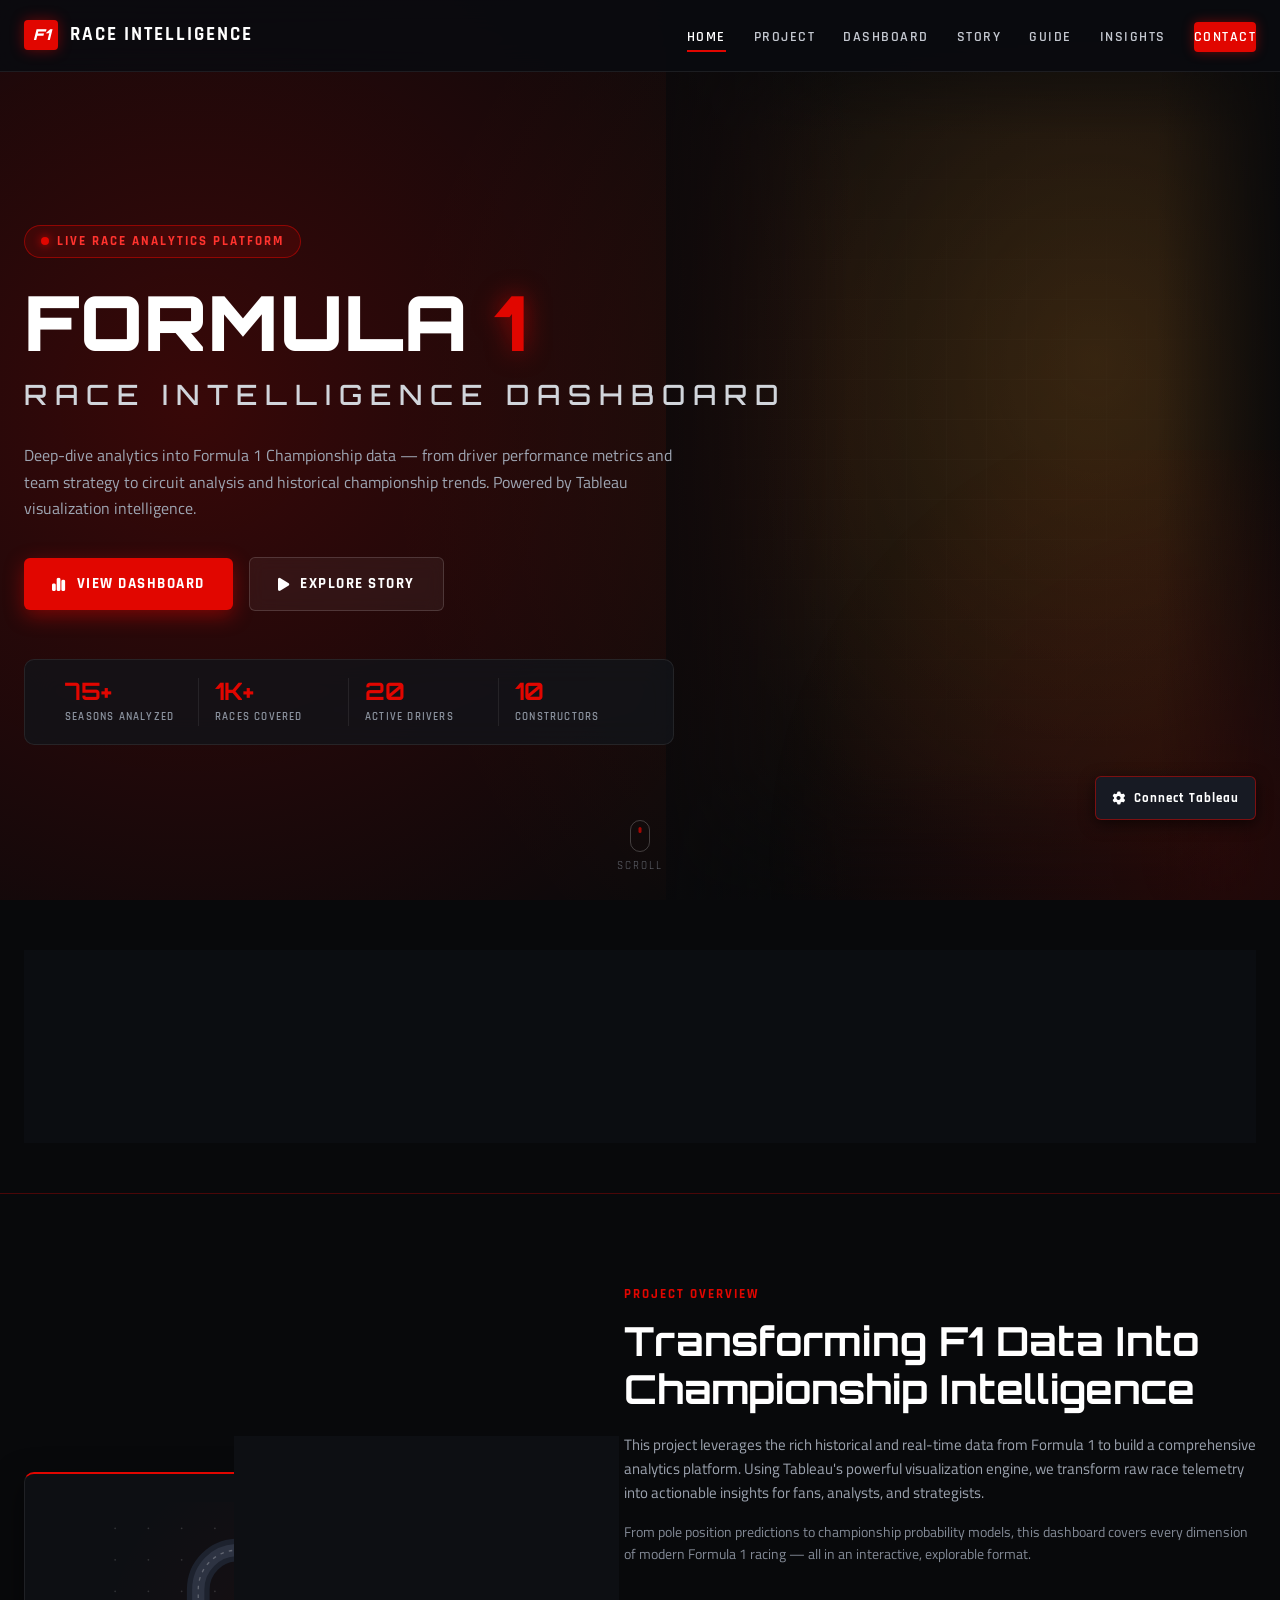
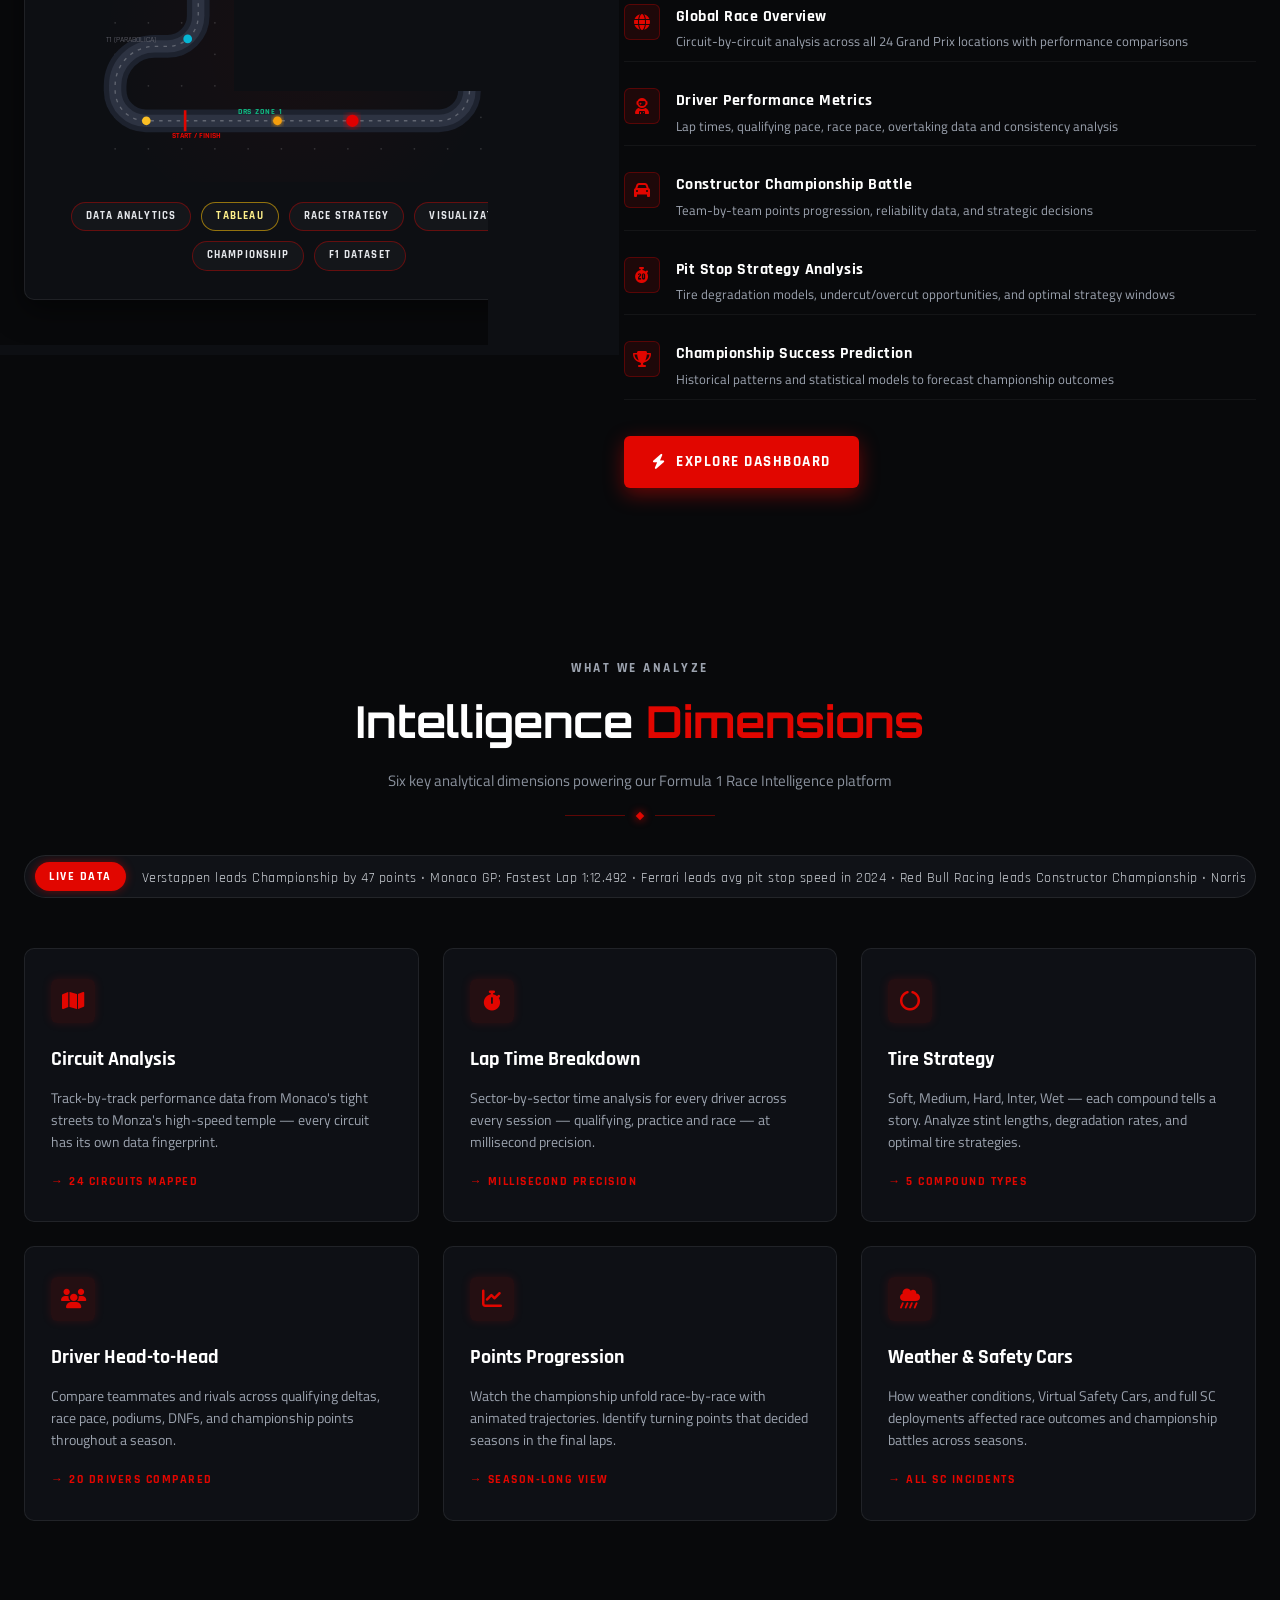
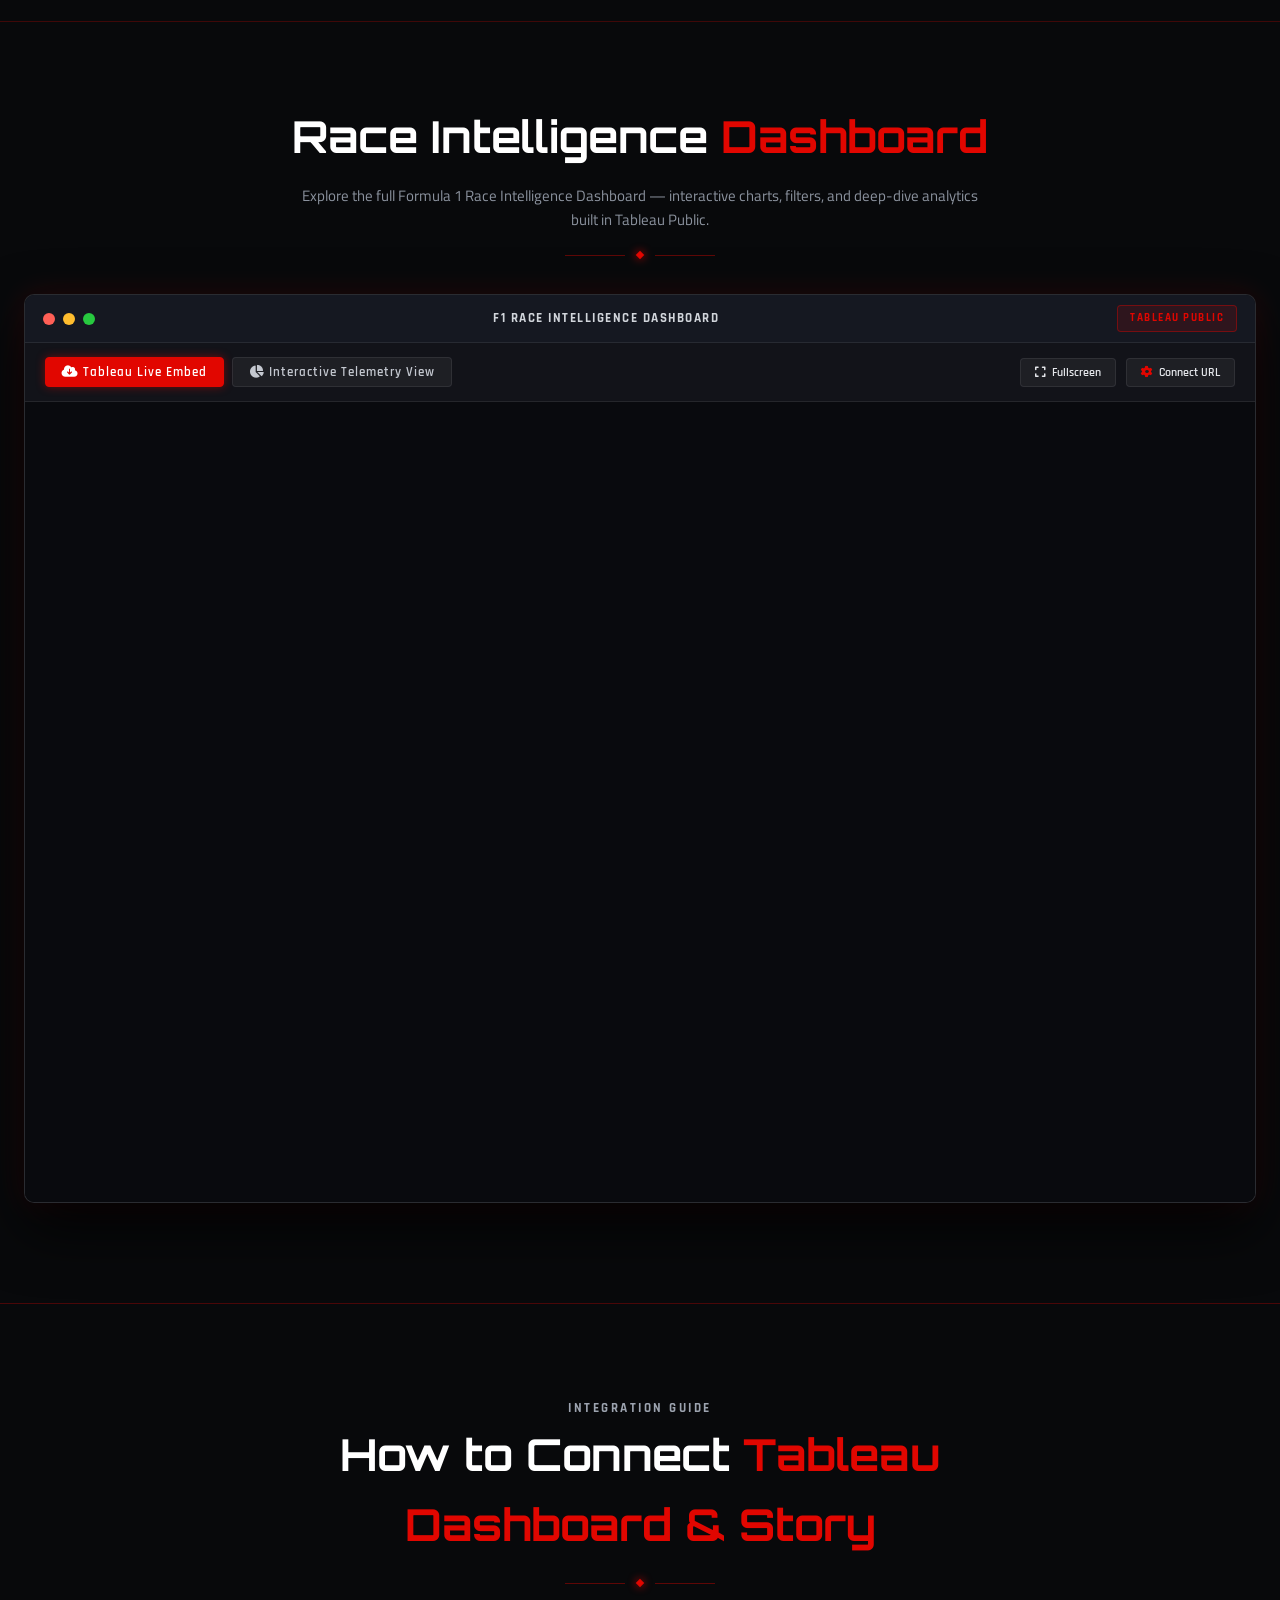
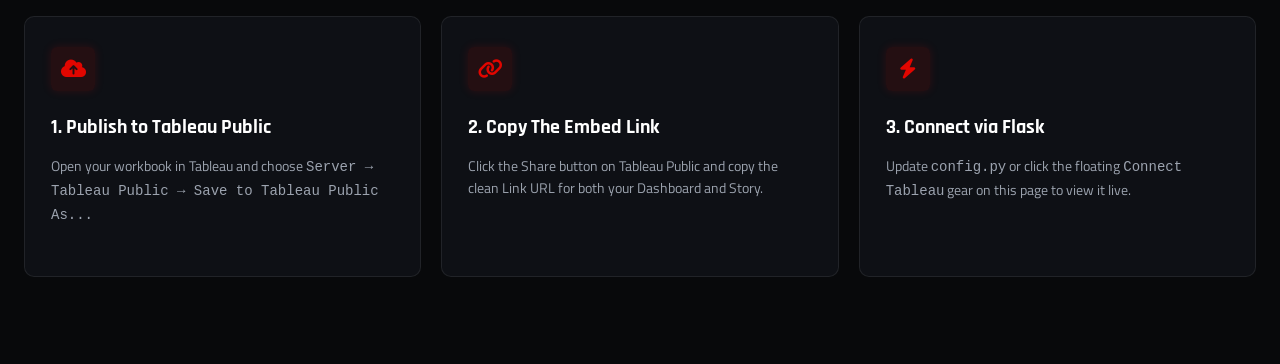
<file: preview.html>
<!DOCTYPE html>
<html lang="en">
<head>
    <meta charset="UTF-8">
    <meta name="viewport" content="width=device-width, initial-scale=1.0">
    <title>Formula 1 Race Intelligence | Standalone Browser Preview</title>
    <!-- Google Fonts -->
    <link rel="preconnect" href="https://fonts.googleapis.com">
    <link rel="preconnect" href="https://fonts.gstatic.com" crossorigin>
    <link href="https://fonts.googleapis.com/css2?family=Orbitron:wght@500;700;900&family=Rajdhani:wght@500;600;700&family=Titillium+Web:wght@300;400;600;700&display=swap" rel="stylesheet">
    <!-- FontAwesome 6 -->
    <link rel="stylesheet" href="https://cdnjs.cloudflare.com/ajax/libs/font-awesome/6.5.1/css/all.min.css">
    <!-- Stylesheets -->
    <link rel="stylesheet" href="static/css/style.css">
    <link rel="stylesheet" href="static/css/tableau-embed.css">
    <!-- Tableau Embedding API v3 -->
    <script type="module" src="https://public.tableau.com/javascripts/api/tableau.embedding.3.latest.min.js"></script>
</head>
<body>

    <!-- NAVBAR -->
    <nav class="f1-navbar">
        <div class="container nav-container">
            <a href="#home" class="f1-brand">
                <span class="f1-logo-badge">F1</span>
                <span class="f1-brand-text">RACE INTELLIGENCE</span>
            </a>
            <ul class="f1-nav-links">
                <li><a href="#home" class="active">HOME</a></li>
                <li><a href="#project">PROJECT</a></li>
                <li><a href="#dashboard-embed">DASHBOARD</a></li>
                <li><a href="#story-preview">STORY</a></li>
                <li><a href="#instructions">GUIDE</a></li>
                <li><a href="#dimensions">INSIGHTS</a></li>
                <li><a href="#contact" class="btn-contact-nav">CONTACT</a></li>
            </ul>
        </div>
    </nav>

    <!-- HERO -->
    <section class="hero-section" id="home">
        <div class="hero-backdrop-graphic"></div>
        <div class="container">
            <div class="hero-content">
                <div class="hero-live-badge">
                    <span class="live-dot"></span>
                    <span>Live Race Analytics Platform</span>
                </div>
                <h1 class="hero-title">
                    FORMULA <span class="num-one">1</span>
                </h1>
                <div class="hero-subtitle">
                    RACE INTELLIGENCE DASHBOARD
                </div>
                <p class="hero-description">
                    Deep-dive analytics into Formula 1 Championship data — from driver performance metrics and team strategy to circuit analysis and historical championship trends. Powered by Tableau visualization intelligence.
                </p>
                <div class="hero-cta-group">
                    <a href="#dashboard-embed" class="btn-primary-f1">
                        <i class="fa-solid fa-chart-simple"></i> View Dashboard
                    </a>
                    <a href="#story-preview" class="btn-secondary-f1">
                        <i class="fa-solid fa-play"></i> Explore Story
                    </a>
                </div>
                <div class="hero-stats-bar">
                    <div class="hero-stat-item">
                        <span class="stat-number">75+</span>
                        <span class="stat-label">SEASONS ANALYZED</span>
                    </div>
                    <div class="hero-stat-item">
                        <span class="stat-number">1K+</span>
                        <span class="stat-label">RACES COVERED</span>
                    </div>
                    <div class="hero-stat-item">
                        <span class="stat-number">20</span>
                        <span class="stat-label">ACTIVE DRIVERS</span>
                    </div>
                    <div class="hero-stat-item">
                        <span class="stat-number">10</span>
                        <span class="stat-label">CONSTRUCTORS</span>
                    </div>
                </div>
            </div>
        </div>
        <a href="#kpis" class="hero-scroll-indicator">
            <div class="mouse-icon"><div class="mouse-wheel"></div></div>
            <span>Scroll</span>
        </a>
    </section>

    <!-- KPI CARDS -->
    <section class="kpi-section" id="kpis">
        <div class="container">
            <div class="kpi-grid">
                <div class="kpi-card">
                    <i class="fa-solid fa-trophy kpi-icon"></i>
                    <div class="kpi-value counter-animate" data-target="897" data-suffix="+">897+</div>
                    <div class="kpi-label">TOTAL RACE ENTRIES</div>
                </div>
                <div class="kpi-card">
                    <i class="fa-solid fa-flag-checkered kpi-icon"></i>
                    <div class="kpi-value counter-animate" data-target="33">33</div>
                    <div class="kpi-label">CHAMPIONSHIP TITLES</div>
                </div>
                <div class="kpi-card">
                    <i class="fa-solid fa-gauge-high kpi-icon"></i>
                    <div class="kpi-value counter-animate" data-target="372">372</div>
                    <div class="kpi-label">KM/H TOP SPEED</div>
                </div>
                <div class="kpi-card">
                    <i class="fa-solid fa-chart-line kpi-icon"></i>
                    <div class="kpi-value counter-animate" data-target="15" data-suffix="+">15+</div>
                    <div class="kpi-label">KPIS VISUALIZED</div>
                </div>
            </div>
        </div>
    </section>

    <!-- PROJECT OVERVIEW -->
    <section class="overview-section" id="project">
        <div class="container">
            <div class="overview-grid">
                <div class="track-card">
                    <div class="track-canvas-wrapper" id="circuit-container"></div>
                    <div class="track-tags-group">
                        <span class="tag-pill">DATA ANALYTICS</span>
                        <span class="tag-pill gold">TABLEAU</span>
                        <span class="tag-pill">RACE STRATEGY</span>
                        <span class="tag-pill">VISUALIZATION</span>
                        <span class="tag-pill">CHAMPIONSHIP</span>
                        <span class="tag-pill">F1 DATASET</span>
                    </div>
                </div>
                <div class="overview-content-pane">
                    <span class="section-tag-red">PROJECT OVERVIEW</span>
                    <h2 class="overview-heading">Transforming F1 Data Into Championship Intelligence</h2>
                    <p class="overview-lead-p">
                        This project leverages the rich historical and real-time data from Formula 1 to build a comprehensive analytics platform. Using Tableau's powerful visualization engine, we transform raw race telemetry into actionable insights for fans, analysts, and strategists.
                    </p>
                    <p class="overview-sub-p">
                        From pole position predictions to championship probability models, this dashboard covers every dimension of modern Formula 1 racing — all in an interactive, explorable format.
                    </p>
                    <div class="features-list">
                        <div class="feature-item">
                            <div class="feature-icon-box"><i class="fa-solid fa-globe"></i></div>
                            <div class="feature-text">
                                <h4>Global Race Overview</h4>
                                <p>Circuit-by-circuit analysis across all 24 Grand Prix locations with performance comparisons</p>
                            </div>
                        </div>
                        <div class="feature-item">
                            <div class="feature-icon-box"><i class="fa-solid fa-user-astronaut"></i></div>
                            <div class="feature-text">
                                <h4>Driver Performance Metrics</h4>
                                <p>Lap times, qualifying pace, race pace, overtaking data and consistency analysis</p>
                            </div>
                        </div>
                        <div class="feature-item">
                            <div class="feature-icon-box"><i class="fa-solid fa-car"></i></div>
                            <div class="feature-text">
                                <h4>Constructor Championship Battle</h4>
                                <p>Team-by-team points progression, reliability data, and strategic decisions</p>
                            </div>
                        </div>
                        <div class="feature-item">
                            <div class="feature-icon-box"><i class="fa-solid fa-stopwatch-20"></i></div>
                            <div class="feature-text">
                                <h4>Pit Stop Strategy Analysis</h4>
                                <p>Tire degradation models, undercut/overcut opportunities, and optimal strategy windows</p>
                            </div>
                        </div>
                        <div class="feature-item">
                            <div class="feature-icon-box"><i class="fa-solid fa-trophy"></i></div>
                            <div class="feature-text">
                                <h4>Championship Success Prediction</h4>
                                <p>Historical patterns and statistical models to forecast championship outcomes</p>
                            </div>
                        </div>
                    </div>
                    <div>
                        <a href="#dashboard-embed" class="btn-primary-f1">
                            <i class="fa-solid fa-bolt"></i> Explore Dashboard
                        </a>
                    </div>
                </div>
            </div>
        </div>
    </section>

    <!-- INTELLIGENCE DIMENSIONS -->
    <section class="dimensions-section" id="dimensions">
        <div class="container">
            <div class="section-header-center">
                <div class="section-label-center">WHAT WE ANALYZE</div>
                <h2 class="section-title-large">Intelligence <span class="text-red">Dimensions</span></h2>
                <p class="section-subtitle-center">Six key analytical dimensions powering our Formula 1 Race Intelligence platform</p>
                <div class="red-diamond-divider"><span></span></div>
            </div>

            <!-- Ticker -->
            <div class="ticker-container">
                <div class="ticker-badge">LIVE DATA</div>
                <div class="ticker-track">
                    <div class="ticker-content">
                        Verstappen leads Championship by 47 points &bull; Monaco GP: Fastest Lap 1:12.492 &bull; Ferrari leads avg pit stop speed in 2024 &bull; Red Bull Racing leads Constructor Championship &bull; Norris sets fastest race lap in Silverstone &bull;
                    </div>
                </div>
            </div>

            <!-- 6 Cards -->
            <div class="dimensions-grid">
                <div class="dimension-card">
                    <div class="dim-icon-box"><i class="fa-solid fa-map"></i></div>
                    <h3 class="dim-title">Circuit Analysis</h3>
                    <p class="dim-desc">Track-by-track performance data from Monaco's tight streets to Monza's high-speed temple — every circuit has its own data fingerprint.</p>
                    <a href="#dashboard-embed" class="dim-badge-link">&rarr; 24 CIRCUITS MAPPED</a>
                </div>
                <div class="dimension-card">
                    <div class="dim-icon-box"><i class="fa-solid fa-stopwatch"></i></div>
                    <h3 class="dim-title">Lap Time Breakdown</h3>
                    <p class="dim-desc">Sector-by-sector time analysis for every driver across every session — qualifying, practice and race — at millisecond precision.</p>
                    <a href="#dashboard-embed" class="dim-badge-link">&rarr; MILLISECOND PRECISION</a>
                </div>
                <div class="dimension-card">
                    <div class="dim-icon-box"><i class="fa-solid fa-circle-notch"></i></div>
                    <h3 class="dim-title">Tire Strategy</h3>
                    <p class="dim-desc">Soft, Medium, Hard, Inter, Wet — each compound tells a story. Analyze stint lengths, degradation rates, and optimal tire strategies.</p>
                    <a href="#dashboard-embed" class="dim-badge-link">&rarr; 5 COMPOUND TYPES</a>
                </div>
                <div class="dimension-card">
                    <div class="dim-icon-box"><i class="fa-solid fa-users"></i></div>
                    <h3 class="dim-title">Driver Head-to-Head</h3>
                    <p class="dim-desc">Compare teammates and rivals across qualifying deltas, race pace, podiums, DNFs, and championship points throughout a season.</p>
                    <a href="#dashboard-embed" class="dim-badge-link">&rarr; 20 DRIVERS COMPARED</a>
                </div>
                <div class="dimension-card">
                    <div class="dim-icon-box"><i class="fa-solid fa-chart-line"></i></div>
                    <h3 class="dim-title">Points Progression</h3>
                    <p class="dim-desc">Watch the championship unfold race-by-race with animated trajectories. Identify turning points that decided seasons in the final laps.</p>
                    <a href="#dashboard-embed" class="dim-badge-link">&rarr; SEASON-LONG VIEW</a>
                </div>
                <div class="dimension-card">
                    <div class="dim-icon-box"><i class="fa-solid fa-cloud-showers-heavy"></i></div>
                    <h3 class="dim-title">Weather & Safety Cars</h3>
                    <p class="dim-desc">How weather conditions, Virtual Safety Cars, and full SC deployments affected race outcomes and championship battles across seasons.</p>
                    <a href="#dashboard-embed" class="dim-badge-link">&rarr; ALL SC INCIDENTS</a>
                </div>
            </div>
        </div>
    </section>

    <!-- DASHBOARD EMBED -->
    <section class="dashboard-preview-section" id="dashboard-embed">
        <div class="container">
            <div class="section-header-center">
                <h2 class="section-title-large">Race Intelligence <span class="text-red">Dashboard</span></h2>
                <p class="section-subtitle-center">Explore the full Formula 1 Race Intelligence Dashboard — interactive charts, filters, and deep-dive analytics built in Tableau Public.</p>
                <div class="red-diamond-divider"><span></span></div>
            </div>

            <div class="window-mockup-frame">
                <div class="window-mockup-header">
                    <div class="window-dots">
                        <span class="dot dot-red"></span>
                        <span class="dot dot-yellow"></span>
                        <span class="dot dot-green"></span>
                    </div>
                    <div class="window-mockup-title">F1 RACE INTELLIGENCE DASHBOARD</div>
                    <div class="window-badge-tableau">TABLEAU PUBLIC</div>
                </div>

                <div class="tableau-view-toolbar">
                    <div class="tableau-tabs-group">
                        <button class="viz-tab-btn active" id="tab-btn-live">
                            <i class="fa-solid fa-cloud-arrow-down"></i> Tableau Live Embed
                        </button>
                        <button class="viz-tab-btn" id="tab-btn-mock">
                            <i class="fa-solid fa-chart-pie"></i> Interactive Telemetry View
                        </button>
                    </div>
                    <div class="tableau-actions-group">
                        <button class="btn-viz-action" id="btn-toggle-fullscreen">
                            <i class="fa-solid fa-expand"></i> Fullscreen
                        </button>
                        <button class="btn-viz-action" onclick="document.getElementById('config-modal').classList.add('active');">
                            <i class="fa-solid fa-gear text-red"></i> Connect URL
                        </button>
                    </div>
                </div>

                <div class="window-mockup-body" id="tableau-embed-frame">
                    <div id="view-container-live" class="tableau-embed-wrapper">
                        <tableau-viz 
                            id="tableau-dashboard-viz"
                            src="https://public.tableau.com/views/Formula1DataVisualisation/F1Dashboard"
                            toolbar="bottom"
                            hide-tabs="true">
                        </tableau-viz>
                    </div>

                    <div id="view-container-mock" class="f1-interactive-mock-viz" style="display: none;">
                        <div class="mock-viz-header-bar">
                            <div class="mock-banner-row">
                                <div class="mock-logo-title">
                                    <span class="f1-logo-badge">F1</span>
                                    <span>FORMULA 1 RACE INTELLIGENCE DASHBOARD</span>
                                </div>
                            </div>
                            <div class="mock-kpis-and-filters">
                                <div class="mock-kpi-cell">
                                    <div class="cell-label">Competing Teams</div>
                                    <div class="cell-value" id="mock-stat-teams">10</div>
                                </div>
                                <div class="mock-kpi-cell">
                                    <div class="cell-label">Seasons in Play</div>
                                    <div class="cell-value">17</div>
                                </div>
                                <div class="mock-kpi-cell">
                                    <div class="cell-label">Race Outcomes Logged</div>
                                    <div class="cell-value" id="mock-stat-races">6,464</div>
                                </div>
                                <div class="mock-kpi-cell">
                                    <div class="cell-label">Circuits Showcased</div>
                                    <div class="cell-value">29</div>
                                </div>
                                <div class="mock-filter-cell">
                                    <label>Dnf Reason</label>
                                    <select id="mock-filter-dnf" class="mock-filter-select">
                                        <option value="All">(All)</option>
                                        <option value="Mechanical">Mechanical Failure</option>
                                        <option value="Collision">Collision</option>
                                    </select>
                                </div>
                                <div class="mock-filter-cell">
                                    <label>Year of Race Date</label>
                                    <select id="mock-filter-year" class="mock-filter-select">
                                        <option value="All">(All)</option>
                                        <option value="2024">2024</option>
                                    </select>
                                </div>
                                <div class="mock-filter-cell">
                                    <label>Top N Parameter</label>
                                    <input type="number" id="mock-param-topn" class="mock-filter-select" value="10">
                                </div>
                            </div>
                        </div>

                        <div class="mock-charts-quad">
                            <div class="mock-chart-card">
                                <div class="mock-chart-title">Global Driver Distribution Across Grand Prix Nations</div>
                                <div class="chart-svg-container">
                                    <svg viewBox="0 0 540 240" style="width: 100%; height: 100%; background: #0c0e14; border-radius: 4px;">
                                        <circle cx="160" cy="70" r="14" fill="rgba(59, 130, 246, 0.4)" stroke="#60a5fa" />
                                        <text x="160" y="68" fill="#fff" font-family="'Rajdhani', sans-serif" font-size="9" text-anchor="middle">Canada</text>
                                        <text x="160" y="79" fill="#93c5fd" font-family="'Rajdhani', sans-serif" font-size="9" font-weight="700" text-anchor="middle">308</text>

                                        <circle cx="150" cy="115" r="13" fill="rgba(59, 130, 246, 0.4)" stroke="#60a5fa" />
                                        <text x="150" y="113" fill="#fff" font-family="'Rajdhani', sans-serif" font-size="9" text-anchor="middle">Mexico</text>
                                        <text x="150" y="124" fill="#93c5fd" font-family="'Rajdhani', sans-serif" font-size="9" font-weight="700" text-anchor="middle">160</text>

                                        <circle cx="260" cy="65" r="12" fill="rgba(59, 130, 246, 0.4)" stroke="#60a5fa" />
                                        <text x="260" y="63" fill="#fff" font-family="'Rajdhani', sans-serif" font-size="8" text-anchor="middle">Netherlands</text>
                                        <text x="260" y="73" fill="#93c5fd" font-family="'Rajdhani', sans-serif" font-size="9" font-weight="700" text-anchor="middle">140</text>

                                        <circle cx="430" cy="80" r="14" fill="rgba(59, 130, 246, 0.4)" stroke="#60a5fa" />
                                        <text x="430" y="78" fill="#fff" font-family="'Rajdhani', sans-serif" font-size="9" text-anchor="middle">Japan</text>
                                        <text x="430" y="89" fill="#93c5fd" font-family="'Rajdhani', sans-serif" font-size="9" font-weight="700" text-anchor="middle">140</text>
                                    </svg>
                                </div>
                            </div>

                            <div class="mock-chart-card">
                                <div class="mock-chart-title">Driver Performance Leaderboard</div>
                                <div class="bar-chart-bars">
                                    <div class="driver-bar-col">
                                        <div class="driver-bar-val">31,147</div>
                                        <div class="driver-bar-fill" style="height: 180px; background: #eab308;"></div>
                                        <div class="driver-bar-name">Lewis</div>
                                    </div>
                                    <div class="driver-bar-col">
                                        <div class="driver-bar-val">31,126</div>
                                        <div class="driver-bar-fill" style="height: 178px; background: #a855f7;"></div>
                                        <div class="driver-bar-name">Max</div>
                                    </div>
                                    <div class="driver-bar-col">
                                        <div class="driver-bar-val">27,673</div>
                                        <div class="driver-bar-fill" style="height: 155px; background: #f97316;"></div>
                                        <div class="driver-bar-name">Charles</div>
                                    </div>
                                    <div class="driver-bar-col">
                                        <div class="driver-bar-val">26,400</div>
                                        <div class="driver-bar-fill" style="height: 145px; background: #22c55e;"></div>
                                        <div class="driver-bar-name">Lando</div>
                                    </div>
                                </div>
                            </div>
                        </div>
                    </div>
                </div>
            </div>
        </div>
    </section>

    <!-- INSTRUCTIONS SECTION -->
    <section class="overview-section" id="instructions">
        <div class="container">
            <div class="section-header-center">
                <span class="section-label-center">INTEGRATION GUIDE</span>
                <h2 class="section-title-large">How to Connect <span class="text-red">Tableau Dashboard & Story</span></h2>
                <div class="red-diamond-divider"><span></span></div>
            </div>

            <div style="display: grid; grid-template-columns: repeat(3, 1fr); gap: 20px;">
                <div class="dimension-card">
                    <div class="dim-icon-box"><i class="fa-solid fa-cloud-arrow-up"></i></div>
                    <h3 class="dim-title">1. Publish to Tableau Public</h3>
                    <p class="dim-desc">Open your workbook in Tableau and choose <code>Server &rarr; Tableau Public &rarr; Save to Tableau Public As...</code></p>
                </div>
                <div class="dimension-card">
                    <div class="dim-icon-box"><i class="fa-solid fa-link"></i></div>
                    <h3 class="dim-title">2. Copy The Embed Link</h3>
                    <p class="dim-desc">Click the Share button on Tableau Public and copy the clean Link URL for both your Dashboard and Story.</p>
                </div>
                <div class="dimension-card">
                    <div class="dim-icon-box"><i class="fa-solid fa-bolt"></i></div>
                    <h3 class="dim-title">3. Connect via Flask</h3>
                    <p class="dim-desc">Update <code>config.py</code> or click the floating <code>Connect Tableau</code> gear on this page to view it live.</p>
                </div>
            </div>
        </div>
    </section>

    <!-- FLOATING GEAR LAUNCHER -->
    <button class="btn-config-launcher" id="btn-open-config-modal">
        <i class="fa-solid fa-gear"></i> Connect Tableau
    </button>
    <button class="btn-floating-top" id="btn-scroll-top">
        <i class="fa-solid fa-arrow-up"></i>
    </button>

    <!-- MODAL -->
    <div class="modal-overlay" id="config-modal">
        <div class="config-modal-box">
            <div class="modal-header">
                <div class="modal-title">Connect Tableau Dashboard & Story</div>
                <button class="btn-close-modal" id="btn-close-modal">&times;</button>
            </div>
            <div class="modal-body">
                <div class="form-group-f1">
                    <label>Tableau Dashboard URL</label>
                    <input type="url" id="input-dashboard-url" class="form-control-f1" value="https://public.tableau.com/views/Formula1DataVisualisation/F1Dashboard">
                </div>
                <div class="form-group-f1">
                    <label>Tableau Story URL</label>
                    <input type="url" id="input-story-url" class="form-control-f1" value="https://public.tableau.com/views/Formula1HistoryStory/F1Story">
                </div>
            </div>
            <div class="modal-footer">
                <button class="btn-secondary-f1" id="btn-cancel-modal">Cancel</button>
                <button class="btn-primary-f1" id="btn-save-tableau-urls">Apply & Connect</button>
            </div>
        </div>
    </div>

    <!-- Scripts -->
    <script src="static/js/circuit.js"></script>
    <script src="static/js/main.js"></script>
    <script src="static/js/tableau-config.js"></script>
</body>
</html>
</file>
<file: static/css/style.css>
/* ==========================================================================
   FORMULA 1 RACE INTELLIGENCE - MODERN DARK RACING DESIGN SYSTEM
   ========================================================================== */

@import url('https://fonts.googleapis.com/css2?family=Orbitron:wght@500;700;900&family=Rajdhani:wght@500;600;700&family=Titillium+Web:wght@300;400;600;700&display=swap');

:root {
  --f1-red: #e10600;
  --f1-red-dark: #b30500;
  --f1-red-glow: rgba(225, 6, 0, 0.45);
  --f1-red-soft: rgba(225, 6, 0, 0.15);
  --bg-black: #08090b;
  --bg-darker: #0c0d11;
  --bg-surface: #12141a;
  --bg-card: rgba(22, 25, 33, 0.72);
  --bg-glass: rgba(18, 20, 26, 0.85);
  --border-subtle: rgba(255, 255, 255, 0.08);
  --border-red: rgba(225, 6, 0, 0.4);
  --border-active: rgba(225, 6, 0, 0.8);
  --text-white: #ffffff;
  --text-silver: #d1d5db;
  --text-muted: #8b929e;
  --font-f1-title: 'Orbitron', -apple-system, sans-serif;
  --font-f1-tech: 'Rajdhani', sans-serif;
  --font-body: 'Titillium Web', -apple-system, BlinkMacSystemFont, 'Segoe UI', Roboto, sans-serif;
  --transition-fast: 0.2s cubic-bezier(0.16, 1, 0.3, 1);
  --transition-smooth: 0.35s cubic-bezier(0.16, 1, 0.3, 1);
  --radius-sm: 6px;
  --radius-md: 10px;
  --radius-lg: 16px;
  --radius-xl: 24px;
}

/* Global Reset & Base */
* {
  margin: 0;
  padding: 0;
  box-sizing: border-box;
}

html {
  scroll-behavior: smooth;
  font-size: 16px;
  background-color: var(--bg-black);
  color: var(--text-white);
}

body {
  font-family: var(--font-body);
  background-color: var(--bg-black);
  color: var(--text-silver);
  overflow-x: hidden;
  line-height: 1.6;
  min-height: 100vh;
  position: relative;
}

/* Background atmospheric F1 red glow */
body::before {
  content: '';
  position: fixed;
  top: 0;
  left: 0;
  width: 50vw;
  height: 60vh;
  background: radial-gradient(circle at 10% 20%, rgba(225, 6, 0, 0.18) 0%, transparent 70%);
  pointer-events: none;
  z-index: 0;
}

body::after {
  content: '';
  position: fixed;
  bottom: 0;
  right: 0;
  width: 45vw;
  height: 50vh;
  background: radial-gradient(circle at 90% 90%, rgba(225, 6, 0, 0.12) 0%, transparent 70%);
  pointer-events: none;
  z-index: 0;
}

a {
  color: inherit;
  text-decoration: none;
  transition: color var(--transition-fast);
}

img {
  max-width: 100%;
  display: block;
}

/* Container */
.container {
  width: 100%;
  max-width: 1320px;
  margin: 0 auto;
  padding: 0 24px;
  position: relative;
  z-index: 1;
}

/* Typography Helpers */
.f1-font {
  font-family: var(--font-f1-title);
  letter-spacing: 0.5px;
}

.tech-font {
  font-family: var(--font-f1-tech);
}

.text-red {
  color: var(--f1-red) !important;
}

.text-white {
  color: #ffffff !important;
}

.text-muted {
  color: var(--text-muted) !important;
}

/* ==========================================================================
   NAVIGATION BAR (Screenshot 1)
   ========================================================================== */
.f1-navbar {
  position: fixed;
  top: 0;
  left: 0;
  right: 0;
  height: 72px;
  background: rgba(10, 11, 15, 0.88);
  backdrop-filter: blur(16px);
  -webkit-backdrop-filter: blur(16px);
  border-bottom: 1px solid var(--border-subtle);
  z-index: 1000;
  display: flex;
  align-items: center;
  transition: all var(--transition-smooth);
}

.f1-navbar.scrolled {
  background: rgba(8, 9, 11, 0.96);
  border-bottom: 1px solid rgba(225, 6, 0, 0.25);
  box-shadow: 0 10px 30px rgba(0, 0, 0, 0.6);
}

.nav-container {
  display: flex;
  align-items: center;
  justify-content: space-between;
  width: 100%;
}

/* Brand Logo */
.f1-brand {
  display: flex;
  align-items: center;
  gap: 12px;
  text-decoration: none;
}

.f1-logo-badge {
  background: var(--f1-red);
  color: #fff;
  font-family: var(--font-f1-title);
  font-weight: 900;
  font-size: 15px;
  font-style: italic;
  padding: 3px 9px;
  border-radius: 4px;
  box-shadow: 0 0 14px var(--f1-red-glow);
  letter-spacing: -0.5px;
}

.f1-brand-text {
  font-family: var(--font-f1-tech);
  font-weight: 700;
  font-size: 19px;
  letter-spacing: 2px;
  color: #ffffff;
}

/* Nav Menu Links */
.f1-nav-links {
  display: flex;
  align-items: center;
  gap: 28px;
  list-style: none;
}

.f1-nav-links a {
  font-family: var(--font-f1-tech);
  font-size: 14px;
  font-weight: 600;
  letter-spacing: 1.5px;
  text-transform: uppercase;
  color: #c4c8d0;
  position: relative;
  padding: 6px 0;
}

.f1-nav-links a:hover,
.f1-nav-links a.active {
  color: #ffffff;
}

.f1-nav-links a::after {
  content: '';
  position: absolute;
  bottom: 0;
  left: 0;
  width: 0%;
  height: 2px;
  background: var(--f1-red);
  transition: width var(--transition-fast);
}

.f1-nav-links a:hover::after,
.f1-nav-links a.active::after {
  width: 100%;
}

/* Contact Pill Button */
.btn-contact-nav {
  background: var(--f1-red);
  color: #ffffff !important;
  font-family: var(--font-f1-tech);
  font-size: 13px;
  font-weight: 700;
  letter-spacing: 1.5px;
  text-transform: uppercase;
  padding: 8px 20px;
  border-radius: 4px;
  transition: all var(--transition-fast);
  box-shadow: 0 0 12px var(--f1-red-glow);
  border: none;
  cursor: pointer;
}

.btn-contact-nav:hover {
  background: #ff1812;
  box-shadow: 0 0 20px rgba(225, 6, 0, 0.7);
  transform: translateY(-1px);
}

.btn-contact-nav::after {
  display: none !important;
}

/* Mobile Nav Toggle */
.nav-toggle-btn {
  display: none;
  background: none;
  border: 1px solid var(--border-subtle);
  color: #fff;
  font-size: 20px;
  padding: 8px 12px;
  border-radius: 4px;
  cursor: pointer;
}

/* ==========================================================================
   HERO SECTION (Screenshot 1)
   ========================================================================== */
.hero-section {
  position: relative;
  min-height: 100vh;
  padding-top: 130px;
  padding-bottom: 60px;
  display: flex;
  align-items: center;
  overflow: hidden;
  background: radial-gradient(circle at 15% 45%, rgba(180, 5, 0, 0.28) 0%, transparent 60%),
              radial-gradient(circle at 85% 50%, rgba(255, 120, 0, 0.08) 0%, transparent 60%),
              #08090b;
}

.hero-backdrop-graphic {
  position: absolute;
  top: 0;
  right: 0;
  width: 48%;
  height: 100%;
  pointer-events: none;
  z-index: 0;
  opacity: 0.65;
  background: linear-gradient(90deg, #08090b 0%, transparent 30%, transparent 80%, #08090b 100%),
              linear-gradient(180deg, #08090b 0%, transparent 15%, transparent 85%, #08090b 100%),
              radial-gradient(ellipse at 70% 40%, rgba(210, 140, 50, 0.25) 0%, transparent 70%);
}

.hero-backdrop-graphic::before {
  content: '';
  position: absolute;
  inset: 0;
  background-image: 
    repeating-linear-gradient(90deg, rgba(255,255,255,0.03) 0px, rgba(255,255,255,0.03) 1px, transparent 1px, transparent 40px),
    repeating-linear-gradient(0deg, rgba(255,255,255,0.03) 0px, rgba(255,255,255,0.03) 1px, transparent 1px, transparent 40px);
  mask-image: radial-gradient(ellipse at center, rgba(0,0,0,0.8), transparent 75%);
}

.hero-content {
  position: relative;
  z-index: 2;
  max-width: 780px;
}

/* Live Badge */
.hero-live-badge {
  display: inline-flex;
  align-items: center;
  gap: 8px;
  padding: 5px 16px;
  border-radius: 50px;
  background: rgba(225, 6, 0, 0.12);
  border: 1px solid rgba(225, 6, 0, 0.5);
  font-family: var(--font-f1-tech);
  font-size: 13px;
  font-weight: 700;
  letter-spacing: 2px;
  text-transform: uppercase;
  color: #ff332e;
  margin-bottom: 24px;
}

.live-dot {
  width: 8px;
  height: 8px;
  border-radius: 50%;
  background: var(--f1-red);
  box-shadow: 0 0 10px var(--f1-red);
  animation: pulse 1.8s infinite;
}

@keyframes pulse {
  0% { transform: scale(0.95); box-shadow: 0 0 0 0 rgba(225, 6, 0, 0.7); }
  70% { transform: scale(1.15); box-shadow: 0 0 0 10px rgba(225, 6, 0, 0); }
  100% { transform: scale(0.95); box-shadow: 0 0 0 0 rgba(225, 6, 0, 0); }
}

/* Huge Title */
.hero-title {
  font-family: var(--font-f1-title);
  font-size: clamp(42px, 6vw, 76px);
  font-weight: 900;
  line-height: 1.05;
  letter-spacing: 1px;
  color: #ffffff;
  margin-bottom: 12px;
}

.hero-title .num-one {
  color: var(--f1-red);
  text-shadow: 0 0 25px rgba(225, 6, 0, 0.6);
}

.hero-subtitle {
  font-family: var(--font-f1-title);
  font-size: clamp(18px, 2.5vw, 28px);
  font-weight: 500;
  letter-spacing: 8px;
  color: #d1d5db;
  text-transform: uppercase;
  margin-bottom: 24px;
}

.hero-description {
  font-family: var(--font-body);
  font-size: 16px;
  line-height: 1.65;
  color: #9ea5b2;
  max-width: 650px;
  margin-bottom: 36px;
}

/* Action Buttons */
.hero-cta-group {
  display: flex;
  align-items: center;
  gap: 16px;
  margin-bottom: 48px;
  flex-wrap: wrap;
}

.btn-primary-f1 {
  display: inline-flex;
  align-items: center;
  gap: 10px;
  background: var(--f1-red);
  color: #ffffff;
  font-family: var(--font-f1-tech);
  font-size: 15px;
  font-weight: 700;
  letter-spacing: 1.5px;
  text-transform: uppercase;
  padding: 14px 28px;
  border-radius: var(--radius-sm);
  border: none;
  cursor: pointer;
  box-shadow: 0 6px 20px var(--f1-red-glow);
  transition: all var(--transition-fast);
}

.btn-primary-f1:hover {
  background: #ff1c15;
  box-shadow: 0 8px 30px rgba(225, 6, 0, 0.8);
  transform: translateY(-2px);
  color: #ffffff;
}

.btn-secondary-f1 {
  display: inline-flex;
  align-items: center;
  gap: 10px;
  background: rgba(255, 255, 255, 0.05);
  border: 1px solid rgba(255, 255, 255, 0.15);
  backdrop-filter: blur(8px);
  color: #ffffff;
  font-family: var(--font-f1-tech);
  font-size: 15px;
  font-weight: 700;
  letter-spacing: 1.5px;
  text-transform: uppercase;
  padding: 14px 28px;
  border-radius: var(--radius-sm);
  cursor: pointer;
  transition: all var(--transition-fast);
}

.btn-secondary-f1:hover {
  background: rgba(255, 255, 255, 0.12);
  border-color: rgba(255, 255, 255, 0.35);
  transform: translateY(-2px);
  color: #ffffff;
}

/* Hero 4-Stat Box */
.hero-stats-bar {
  display: grid;
  grid-template-columns: repeat(4, 1fr);
  background: rgba(18, 20, 26, 0.8);
  border: 1px solid var(--border-subtle);
  backdrop-filter: blur(14px);
  border-radius: var(--radius-md);
  padding: 18px 24px;
  max-width: 650px;
}

.hero-stat-item {
  display: flex;
  flex-direction: column;
  padding: 0 16px;
  border-right: 1px solid var(--border-subtle);
}

.hero-stat-item:last-child {
  border-right: none;
}

.stat-number {
  font-family: var(--font-f1-title);
  font-size: 24px;
  font-weight: 700;
  color: var(--f1-red);
  line-height: 1.1;
  margin-bottom: 4px;
}

.stat-label {
  font-family: var(--font-f1-tech);
  font-size: 11px;
  font-weight: 600;
  letter-spacing: 1.2px;
  color: var(--text-muted);
  text-transform: uppercase;
}

/* Scroll indicator */
.hero-scroll-indicator {
  position: absolute;
  bottom: 24px;
  left: 50%;
  transform: translateX(-50%);
  display: flex;
  flex-direction: column;
  align-items: center;
  gap: 6px;
  color: var(--text-muted);
  font-family: var(--font-f1-tech);
  font-size: 11px;
  letter-spacing: 2px;
  text-transform: uppercase;
  opacity: 0.7;
}

.mouse-icon {
  width: 20px;
  height: 32px;
  border: 1px solid rgba(255, 255, 255, 0.3);
  border-radius: 12px;
  position: relative;
}

.mouse-wheel {
  position: absolute;
  top: 6px;
  left: 50%;
  transform: translateX(-50%);
  width: 3px;
  height: 6px;
  background: var(--f1-red);
  border-radius: 2px;
  animation: mouseScroll 2s infinite;
}

@keyframes mouseScroll {
  0% { transform: translate(-50%, 0); opacity: 1; }
  100% { transform: translate(-50%, 12px); opacity: 0; }
}

/* ==========================================================================
   METRIC COUNTER CARDS (Screenshot 2)
   ========================================================================== */
.kpi-section {
  padding: 50px 0;
  background: #08090b;
}

.kpi-grid {
  display: grid;
  grid-template-columns: repeat(4, 1fr);
  gap: 20px;
  background: rgba(14, 16, 21, 0.7);
  border: 1px solid var(--border-subtle);
  border-radius: var(--radius-lg);
  padding: 32px 28px;
  backdrop-filter: blur(16px);
}

.kpi-card {
  display: flex;
  flex-direction: column;
  align-items: center;
  text-align: center;
  padding: 10px 16px;
  position: relative;
}

.kpi-card:not(:last-child)::after {
  content: '';
  position: absolute;
  right: -10px;
  top: 15%;
  height: 70%;
  width: 1px;
  background: var(--border-subtle);
}

.kpi-icon {
  font-size: 26px;
  color: var(--f1-red);
  margin-bottom: 14px;
  filter: drop-shadow(0 0 8px var(--f1-red-glow));
}

.kpi-value {
  font-family: var(--font-f1-title);
  font-size: 38px;
  font-weight: 700;
  color: #ffffff;
  line-height: 1.1;
  margin-bottom: 6px;
}

.kpi-label {
  font-family: var(--font-f1-tech);
  font-size: 12px;
  font-weight: 600;
  letter-spacing: 1.5px;
  color: var(--text-muted);
  text-transform: uppercase;
}

/* ==========================================================================
   PROJECT OVERVIEW SECTION (Screenshot 3)
   ========================================================================== */
.overview-section {
  padding: 90px 0;
  background: #08090b;
  position: relative;
  border-top: 1px solid rgba(225, 6, 0, 0.3);
}

.overview-grid {
  display: grid;
  grid-template-columns: 1fr 1.15fr;
  gap: 50px;
  align-items: center;
}

/* Left Track Card */
.track-card {
  background: rgba(15, 17, 22, 0.85);
  border: 1px solid var(--border-subtle);
  border-top: 2px solid var(--f1-red);
  border-radius: var(--radius-md);
  padding: 28px;
  box-shadow: 0 10px 30px rgba(0, 0, 0, 0.5);
  backdrop-filter: blur(14px);
  position: relative;
}

.track-canvas-wrapper {
  width: 100%;
  height: 280px;
  position: relative;
  display: flex;
  align-items: center;
  justify-content: center;
  background: radial-gradient(circle at center, rgba(225, 6, 0, 0.05) 0%, transparent 70%);
}

.track-svg {
  width: 100%;
  height: 100%;
}

.track-tags-group {
  display: flex;
  flex-wrap: wrap;
  gap: 10px;
  margin-top: 20px;
  justify-content: center;
}

.tag-pill {
  font-family: var(--font-f1-tech);
  font-size: 11px;
  font-weight: 700;
  letter-spacing: 1.2px;
  text-transform: uppercase;
  padding: 5px 14px;
  border-radius: 50px;
  background: rgba(255, 255, 255, 0.03);
  border: 1px solid rgba(225, 6, 0, 0.4);
  color: #e5e7eb;
  transition: all var(--transition-fast);
}

.tag-pill:hover {
  background: rgba(225, 6, 0, 0.15);
  border-color: var(--f1-red);
  color: #ffffff;
}

.tag-pill.gold {
  border-color: rgba(234, 179, 8, 0.6);
  color: #fef08a;
}

/* Right Content */
.overview-content-pane {
  display: flex;
  flex-direction: column;
}

.section-tag-red {
  font-family: var(--font-f1-tech);
  font-size: 13px;
  font-weight: 700;
  letter-spacing: 2px;
  text-transform: uppercase;
  color: var(--f1-red);
  margin-bottom: 12px;
}

.overview-heading {
  font-family: var(--font-f1-title);
  font-size: clamp(26px, 3.2vw, 40px);
  font-weight: 700;
  line-height: 1.2;
  color: #ffffff;
  margin-bottom: 20px;
}

.overview-lead-p {
  font-size: 15px;
  color: #9ca3af;
  margin-bottom: 16px;
  line-height: 1.6;
}

.overview-sub-p {
  font-size: 14px;
  color: #838a96;
  margin-bottom: 28px;
  line-height: 1.6;
}

/* Features List */
.features-list {
  display: flex;
  flex-direction: column;
  gap: 16px;
  margin-bottom: 36px;
}

.feature-item {
  display: flex;
  align-items: flex-start;
  gap: 16px;
  padding: 10px 0;
  border-bottom: 1px solid rgba(255, 255, 255, 0.05);
}

.feature-icon-box {
  width: 36px;
  height: 36px;
  border-radius: var(--radius-sm);
  background: rgba(225, 6, 0, 0.1);
  border: 1px solid rgba(225, 6, 0, 0.3);
  display: flex;
  align-items: center;
  justify-content: center;
  color: var(--f1-red);
  font-size: 16px;
  flex-shrink: 0;
}

.feature-text h4 {
  font-family: var(--font-f1-tech);
  font-size: 16px;
  font-weight: 700;
  color: #ffffff;
  margin-bottom: 3px;
  letter-spacing: 0.5px;
}

.feature-text p {
  font-size: 13px;
  color: #9ca3af;
  line-height: 1.45;
}

/* ==========================================================================
   LIVE DATA TICKER (Screenshot 4)
   ========================================================================== */
.ticker-container {
  display: flex;
  align-items: center;
  background: rgba(18, 20, 26, 0.85);
  border: 1px solid var(--border-subtle);
  border-radius: 50px;
  padding: 6px 10px;
  margin: 36px 0 50px 0;
  overflow: hidden;
}

.ticker-badge {
  background: var(--f1-red);
  color: #ffffff;
  font-family: var(--font-f1-tech);
  font-size: 12px;
  font-weight: 700;
  letter-spacing: 1.5px;
  text-transform: uppercase;
  padding: 5px 14px;
  border-radius: 50px;
  white-space: nowrap;
  box-shadow: 0 0 10px var(--f1-red-glow);
  flex-shrink: 0;
}

.ticker-track {
  overflow: hidden;
  white-space: nowrap;
  margin-left: 16px;
  width: 100%;
}

.ticker-content {
  display: inline-block;
  white-space: nowrap;
  animation: tickerScroll 30s linear infinite;
  font-family: var(--font-f1-tech);
  font-size: 14px;
  color: #d1d5db;
  letter-spacing: 0.5px;
}

.ticker-content:hover {
  animation-play-state: paused;
}

@keyframes tickerScroll {
  0% { transform: translate3d(0, 0, 0); }
  100% { transform: translate3d(-50%, 0, 0); }
}

/* ==========================================================================
   INTELLIGENCE DIMENSIONS (Screenshot 4)
   ========================================================================== */
.dimensions-section {
  padding: 80px 0 100px 0;
  background: #08090b;
}

.section-header-center {
  text-align: center;
  max-width: 700px;
  margin: 0 auto 20px auto;
}

.section-label-center {
  font-family: var(--font-f1-tech);
  font-size: 13px;
  font-weight: 700;
  letter-spacing: 2.5px;
  text-transform: uppercase;
  color: #9ca3af;
  margin-bottom: 8px;
}

.section-title-large {
  font-family: var(--font-f1-title);
  font-size: clamp(28px, 4vw, 44px);
  font-weight: 700;
  color: #ffffff;
  margin-bottom: 12px;
}

.section-subtitle-center {
  font-size: 15px;
  color: #8b929e;
}

.red-diamond-divider {
  display: flex;
  align-items: center;
  justify-content: center;
  gap: 12px;
  margin: 20px auto 30px auto;
}

.red-diamond-divider::before,
.red-diamond-divider::after {
  content: '';
  height: 1px;
  width: 60px;
  background: rgba(225, 6, 0, 0.4);
}

.red-diamond-divider span {
  width: 6px;
  height: 6px;
  background: var(--f1-red);
  transform: rotate(45deg);
  box-shadow: 0 0 8px var(--f1-red);
}

/* 6 Dimensions Grid */
.dimensions-grid {
  display: grid;
  grid-template-columns: repeat(3, 1fr);
  gap: 24px;
}

.dimension-card {
  background: rgba(18, 20, 26, 0.7);
  border: 1px solid var(--border-subtle);
  border-radius: var(--radius-md);
  padding: 30px 26px;
  transition: all var(--transition-smooth);
  display: flex;
  flex-direction: column;
  position: relative;
  overflow: hidden;
}

.dimension-card::before {
  content: '';
  position: absolute;
  top: 0;
  left: 0;
  width: 100%;
  height: 2px;
  background: transparent;
  transition: background var(--transition-fast);
}

.dimension-card:hover {
  transform: translateY(-4px);
  background: rgba(24, 27, 36, 0.9);
  border-color: rgba(225, 6, 0, 0.4);
  box-shadow: 0 14px 30px rgba(0, 0, 0, 0.6), 0 0 20px rgba(225, 6, 0, 0.15);
}

.dimension-card:hover::before {
  background: var(--f1-red);
}

.dim-icon-box {
  width: 44px;
  height: 44px;
  border-radius: var(--radius-sm);
  background: rgba(225, 6, 0, 0.1);
  display: flex;
  align-items: center;
  justify-content: center;
  color: var(--f1-red);
  font-size: 20px;
  margin-bottom: 20px;
  box-shadow: 0 0 10px rgba(225, 6, 0, 0.15);
}

.dim-title {
  font-family: var(--font-f1-tech);
  font-size: 20px;
  font-weight: 700;
  color: #ffffff;
  margin-bottom: 12px;
}

.dim-desc {
  font-size: 14px;
  color: #9ca3af;
  line-height: 1.55;
  margin-bottom: 20px;
  flex-grow: 1;
}

.dim-badge-link {
  font-family: var(--font-f1-tech);
  font-size: 12px;
  font-weight: 700;
  letter-spacing: 1.5px;
  text-transform: uppercase;
  color: var(--f1-red);
  display: inline-flex;
  align-items: center;
  gap: 6px;
  transition: gap var(--transition-fast);
}

.dim-badge-link:hover {
  color: #ff332e;
  gap: 10px;
}

/* ==========================================================================
   RACE INTELLIGENCE DASHBOARD EMBED SECTION (Screenshot 5)
   ========================================================================== */
.dashboard-preview-section {
  padding: 80px 0 100px 0;
  background: #08090b;
  position: relative;
  border-top: 1px solid rgba(225, 6, 0, 0.25);
}

/* Mac-style Window Mockup Frame */
.window-mockup-frame {
  background: #0d0f14;
  border: 1px solid rgba(255, 255, 255, 0.12);
  border-radius: var(--radius-md);
  box-shadow: 0 25px 60px rgba(0, 0, 0, 0.8), 0 0 30px rgba(225, 6, 0, 0.15);
  overflow: hidden;
  margin-top: 36px;
}

.window-mockup-header {
  height: 48px;
  background: #151821;
  border-bottom: 1px solid rgba(255, 255, 255, 0.08);
  display: flex;
  align-items: center;
  justify-content: space-between;
  padding: 0 18px;
}

.window-dots {
  display: flex;
  align-items: center;
  gap: 8px;
}

.dot {
  width: 12px;
  height: 12px;
  border-radius: 50%;
}

.dot-red { background: #ff5f56; }
.dot-yellow { background: #ffbd2e; }
.dot-green { background: #27c93f; }

.window-mockup-title {
  font-family: var(--font-f1-tech);
  font-size: 13px;
  font-weight: 700;
  letter-spacing: 1.5px;
  text-transform: uppercase;
  color: #d1d5db;
}

.window-badge-tableau {
  background: rgba(225, 6, 0, 0.12);
  border: 1px solid rgba(225, 6, 0, 0.4);
  color: var(--f1-red);
  font-family: var(--font-f1-tech);
  font-size: 11px;
  font-weight: 700;
  letter-spacing: 1.5px;
  text-transform: uppercase;
  padding: 4px 12px;
  border-radius: 4px;
}

/* Frame Body */
.window-mockup-body {
  position: relative;
  background: #0a0b0e;
  min-height: 600px;
}

/* Tableau View Switcher Tabs */
.tableau-view-toolbar {
  display: flex;
  align-items: center;
  justify-content: space-between;
  padding: 14px 20px;
  background: rgba(18, 20, 26, 0.95);
  border-bottom: 1px solid var(--border-subtle);
  flex-wrap: wrap;
  gap: 12px;
}

.tableau-tabs-group {
  display: flex;
  align-items: center;
  gap: 8px;
}

.viz-tab-btn {
  background: rgba(255, 255, 255, 0.05);
  border: 1px solid var(--border-subtle);
  color: #c4c8d0;
  font-family: var(--font-f1-tech);
  font-size: 13px;
  font-weight: 600;
  letter-spacing: 1px;
  padding: 6px 16px;
  border-radius: 4px;
  cursor: pointer;
  transition: all var(--transition-fast);
}

.viz-tab-btn.active,
.viz-tab-btn:hover {
  background: var(--f1-red);
  color: #ffffff;
  border-color: var(--f1-red);
  box-shadow: 0 0 10px var(--f1-red-glow);
}

.tableau-actions-group {
  display: flex;
  align-items: center;
  gap: 10px;
}

.btn-viz-action {
  background: rgba(255, 255, 255, 0.05);
  border: 1px solid var(--border-subtle);
  color: #e5e7eb;
  font-family: var(--font-f1-tech);
  font-size: 12px;
  font-weight: 600;
  padding: 6px 14px;
  border-radius: 4px;
  cursor: pointer;
  transition: all var(--transition-fast);
  display: inline-flex;
  align-items: center;
  gap: 6px;
}

.btn-viz-action:hover {
  background: rgba(255, 255, 255, 0.12);
  color: #ffffff;
}

/* ==========================================================================
   FAITHFUL INTERACTIVE FALLBACK VIZ (Replicating Screenshot 5)
   ========================================================================== */
.f1-interactive-mock-viz {
  padding: 24px;
  background: #090a0d;
}

.mock-viz-header-bar {
  display: flex;
  flex-direction: column;
  gap: 16px;
  background: #11131a;
  border: 1px solid rgba(255, 255, 255, 0.1);
  padding: 16px 20px;
  border-radius: var(--radius-sm);
  margin-bottom: 20px;
}

.mock-banner-row {
  display: flex;
  align-items: center;
  justify-content: space-between;
  border-bottom: 1px solid rgba(255, 255, 255, 0.06);
  padding-bottom: 12px;
}

.mock-logo-title {
  display: flex;
  align-items: center;
  gap: 12px;
  font-family: var(--font-f1-title);
  font-size: 18px;
  font-weight: 700;
  letter-spacing: 1px;
  color: #ffffff;
}

.mock-kpis-and-filters {
  display: grid;
  grid-template-columns: repeat(4, 1fr) 1.2fr 1.2fr 1.2fr;
  gap: 12px;
  align-items: center;
}

.mock-kpi-cell {
  background: rgba(255, 255, 255, 0.03);
  border: 1px solid rgba(255, 255, 255, 0.08);
  padding: 8px 12px;
  border-radius: 4px;
  text-align: center;
}

.mock-kpi-cell .cell-label {
  font-family: var(--font-f1-tech);
  font-size: 10px;
  font-weight: 600;
  letter-spacing: 1px;
  color: var(--text-muted);
  text-transform: uppercase;
}

.mock-kpi-cell .cell-value {
  font-family: var(--font-f1-title);
  font-size: 18px;
  font-weight: 700;
  color: #ffffff;
}

.mock-filter-cell {
  display: flex;
  flex-direction: column;
  gap: 3px;
}

.mock-filter-cell label {
  font-family: var(--font-f1-tech);
  font-size: 10px;
  color: var(--text-muted);
  text-transform: uppercase;
}

.mock-filter-select {
  background: #181b24;
  border: 1px solid rgba(255, 255, 255, 0.15);
  color: #ffffff;
  font-family: var(--font-f1-tech);
  font-size: 12px;
  padding: 6px 10px;
  border-radius: 4px;
}

/* 4 Charts Grid */
.mock-charts-quad {
  display: grid;
  grid-template-columns: 1fr 1fr;
  gap: 20px;
}

.mock-chart-card {
  background: #11131a;
  border: 1px solid rgba(255, 255, 255, 0.08);
  border-radius: var(--radius-sm);
  padding: 18px;
  display: flex;
  flex-direction: column;
}

.mock-chart-title {
  font-family: var(--font-f1-tech);
  font-size: 15px;
  font-weight: 700;
  letter-spacing: 1px;
  color: #ffffff;
  margin-bottom: 14px;
  display: flex;
  align-items: center;
  justify-content: space-between;
}

.chart-svg-container {
  width: 100%;
  height: 250px;
}

/* Bar leader rows */
.bar-chart-bars {
  display: flex;
  align-items: flex-end;
  height: 200px;
  gap: 12px;
  padding: 10px 0;
  border-bottom: 1px solid rgba(255, 255, 255, 0.1);
}

.driver-bar-col {
  flex: 1;
  display: flex;
  flex-direction: column;
  align-items: center;
  height: 100%;
  justify-content: flex-end;
}

.driver-bar-val {
  font-size: 10px;
  font-family: var(--font-f1-tech);
  color: #e5e7eb;
  margin-bottom: 4px;
}

.driver-bar-fill {
  width: 100%;
  border-radius: 3px 3px 0 0;
  transition: height 0.6s ease;
}

.driver-bar-name {
  font-family: var(--font-f1-tech);
  font-size: 10px;
  color: var(--text-muted);
  margin-top: 6px;
  white-space: nowrap;
  overflow: hidden;
  text-overflow: ellipsis;
  max-width: 50px;
  text-align: center;
}

/* Horizontal team bars */
.team-bars-list {
  display: flex;
  flex-direction: column;
  gap: 8px;
  padding-top: 8px;
}

.team-bar-row {
  display: flex;
  align-items: center;
  gap: 12px;
}

.team-name-label {
  width: 110px;
  font-family: var(--font-f1-tech);
  font-size: 11px;
  color: #d1d5db;
  text-align: right;
  flex-shrink: 0;
}

.team-bar-track {
  flex: 1;
  background: rgba(255, 255, 255, 0.05);
  height: 16px;
  border-radius: 2px;
  overflow: hidden;
  position: relative;
}

.team-bar-progress {
  height: 100%;
  border-radius: 2px;
  display: flex;
  align-items: center;
  justify-content: flex-end;
  padding-right: 6px;
  font-size: 10px;
  font-family: var(--font-f1-tech);
  color: #fff;
  font-weight: 700;
}

/* ==========================================================================
   FLOATING BUTTONS & MODALS
   ========================================================================== */
.btn-floating-top {
  position: fixed;
  bottom: 24px;
  right: 24px;
  width: 44px;
  height: 44px;
  border-radius: 6px;
  background: var(--f1-red);
  color: #ffffff;
  display: flex;
  align-items: center;
  justify-content: center;
  font-size: 18px;
  border: none;
  cursor: pointer;
  box-shadow: 0 4px 15px var(--f1-red-glow);
  z-index: 999;
  transition: all var(--transition-fast);
  opacity: 0;
  visibility: hidden;
}

.btn-floating-top.show {
  opacity: 1;
  visibility: visible;
}

.btn-floating-top:hover {
  background: #ff1a14;
  transform: translateY(-3px);
  box-shadow: 0 6px 22px rgba(225, 6, 0, 0.8);
}

.btn-config-launcher {
  position: fixed;
  bottom: 80px;
  right: 24px;
  height: 44px;
  padding: 0 16px;
  border-radius: 6px;
  background: #171a23;
  border: 1px solid rgba(225, 6, 0, 0.5);
  color: #ffffff;
  display: flex;
  align-items: center;
  gap: 8px;
  font-family: var(--font-f1-tech);
  font-size: 13px;
  font-weight: 700;
  letter-spacing: 1px;
  cursor: pointer;
  z-index: 998;
  box-shadow: 0 4px 15px rgba(0, 0, 0, 0.6);
  transition: all var(--transition-fast);
}

.btn-config-launcher:hover {
  background: rgba(225, 6, 0, 0.2);
  border-color: var(--f1-red);
  transform: translateY(-2px);
}

/* Modal */
.modal-overlay {
  position: fixed;
  inset: 0;
  background: rgba(0, 0, 0, 0.75);
  backdrop-filter: blur(8px);
  display: none;
  align-items: center;
  justify-content: center;
  z-index: 2000;
  padding: 20px;
}

.modal-overlay.active {
  display: flex;
}

.config-modal-box {
  background: #11141c;
  border: 1px solid rgba(225, 6, 0, 0.4);
  border-radius: var(--radius-md);
  width: 100%;
  max-width: 600px;
  box-shadow: 0 25px 60px rgba(0, 0, 0, 0.8), 0 0 30px rgba(225, 6, 0, 0.2);
  overflow: hidden;
  animation: modalPop 0.25s ease-out;
}

@keyframes modalPop {
  0% { transform: scale(0.95); opacity: 0; }
  100% { transform: scale(1); opacity: 1; }
}

.modal-header {
  padding: 18px 24px;
  background: #171b26;
  border-bottom: 1px solid var(--border-subtle);
  display: flex;
  align-items: center;
  justify-content: space-between;
}

.modal-title {
  font-family: var(--font-f1-title);
  font-size: 16px;
  font-weight: 700;
  color: #fff;
  display: flex;
  align-items: center;
  gap: 10px;
}

.btn-close-modal {
  background: none;
  border: none;
  color: var(--text-muted);
  font-size: 20px;
  cursor: pointer;
}

.btn-close-modal:hover {
  color: #fff;
}

.modal-body {
  padding: 24px;
}

.form-group-f1 {
  margin-bottom: 20px;
}

.form-group-f1 label {
  display: block;
  font-family: var(--font-f1-tech);
  font-size: 13px;
  font-weight: 700;
  letter-spacing: 1px;
  color: #e5e7eb;
  margin-bottom: 6px;
  text-transform: uppercase;
}

.form-control-f1 {
  width: 100%;
  background: #090a0d;
  border: 1px solid rgba(255, 255, 255, 0.15);
  color: #ffffff;
  font-family: var(--font-body);
  font-size: 14px;
  padding: 10px 14px;
  border-radius: var(--radius-sm);
  transition: border-color var(--transition-fast);
}

.form-control-f1:focus {
  outline: none;
  border-color: var(--f1-red);
  box-shadow: 0 0 10px var(--f1-red-glow);
}

.form-hint {
  font-size: 12px;
  color: var(--text-muted);
  margin-top: 5px;
}

.modal-footer {
  padding: 16px 24px;
  background: #171b26;
  border-top: 1px solid var(--border-subtle);
  display: flex;
  justify-content: flex-end;
  gap: 12px;
}

/* ==========================================================================
   FOOTER
   ========================================================================== */
.f1-footer {
  background: #060709;
  border-top: 1px solid var(--border-subtle);
  padding: 60px 0 30px 0;
  color: var(--text-muted);
}

.footer-top {
  display: grid;
  grid-template-columns: 2fr 1fr 1fr 1.5fr;
  gap: 40px;
  margin-bottom: 40px;
}

.footer-brand p {
  font-size: 14px;
  line-height: 1.6;
  margin-top: 14px;
  color: #8b929e;
  max-width: 320px;
}

.footer-col h5 {
  font-family: var(--font-f1-tech);
  font-size: 14px;
  font-weight: 700;
  letter-spacing: 1.5px;
  color: #ffffff;
  text-transform: uppercase;
  margin-bottom: 18px;
}

.footer-links {
  list-style: none;
  display: flex;
  flex-direction: column;
  gap: 10px;
}

.footer-links a {
  font-size: 14px;
  color: #9ca3af;
}

.footer-links a:hover {
  color: var(--f1-red);
  padding-left: 4px;
}

.footer-bottom {
  border-top: 1px solid rgba(255, 255, 255, 0.05);
  padding-top: 24px;
  display: flex;
  align-items: center;
  justify-content: space-between;
  font-size: 13px;
  flex-wrap: wrap;
  gap: 12px;
}

/* Responsive */
@media (max-width: 992px) {
  .hero-backdrop-graphic { display: none; }
  .overview-grid { grid-template-columns: 1fr; }
  .dimensions-grid { grid-template-columns: repeat(2, 1fr); }
  .kpi-grid { grid-template-columns: repeat(2, 1fr); }
  .kpi-card:nth-child(2)::after { display: none; }
  .mock-kpis-and-filters { grid-template-columns: repeat(2, 1fr); }
  .mock-charts-quad { grid-template-columns: 1fr; }
  .footer-top { grid-template-columns: 1fr 1fr; }
}

@media (max-width: 768px) {
  .f1-nav-links { display: none; }
  .nav-toggle-btn { display: block; }
  .dimensions-grid { grid-template-columns: 1fr; }
  .kpi-grid { grid-template-columns: 1fr; }
  .kpi-card::after { display: none !important; }
  .hero-stats-bar { grid-template-columns: repeat(2, 1fr); gap: 12px; }
  .hero-stat-item { border-right: none; }
  .footer-top { grid-template-columns: 1fr; }
}
</file>
<file: static/css/tableau-embed.css>
/* ==========================================================================
   TABLEAU EMBEDDING STYLES & RESPONSIVE CONTAINERS
   ========================================================================== */

.tableau-embed-wrapper {
  position: relative;
  width: 100%;
  min-height: 720px;
  background: #090a0e;
  border-radius: 0 0 10px 10px;
  overflow: hidden;
}

/* Tableau Embedding API v3 custom element */
tableau-viz {
  width: 100% !important;
  height: 800px !important;
  display: block;
  border: none;
}

/* Fallback & Classic embed container */
.tableauPlaceholder {
  position: relative;
  width: 100%;
  min-height: 700px;
}

.tableauPlaceholder iframe,
.tableauPlaceholder object {
  width: 100% !important;
  border: none !important;
}

/* Loading State */
.tableau-loader {
  position: absolute;
  inset: 0;
  display: flex;
  flex-direction: column;
  align-items: center;
  justify-content: center;
  gap: 16px;
  background: #0c0e14;
  z-index: 10;
  transition: opacity 0.4s ease, visibility 0.4s ease;
}

.tableau-loader.hidden {
  opacity: 0;
  visibility: hidden;
  pointer-events: none;
}

.spinner-f1 {
  width: 50px;
  height: 50px;
  border: 4px solid rgba(255, 255, 255, 0.1);
  border-top-color: var(--f1-red);
  border-radius: 50%;
  animation: f1Spin 0.9s cubic-bezier(0.68, -0.55, 0.27, 1.55) infinite;
}

@keyframes f1Spin {
  to { transform: rotate(360deg); }
}

.loader-text {
  font-family: var(--font-f1-tech);
  font-size: 14px;
  letter-spacing: 2px;
  text-transform: uppercase;
  color: var(--text-silver);
}

/* Fullscreen Mode */
.tableau-embed-wrapper.is-fullscreen {
  position: fixed !important;
  inset: 0 !important;
  width: 100vw !important;
  height: 100vh !important;
  z-index: 99999 !important;
  border-radius: 0 !important;
  margin: 0 !important;
  padding: 0 !important;
  background: #000000 !important;
}

.tableau-embed-wrapper.is-fullscreen tableau-viz {
  height: 100vh !important;
}

/* Story Point Navigation Bar for Story Page */
.story-nav-deck {
  display: flex;
  align-items: center;
  gap: 12px;
  padding: 16px 24px;
  background: #11131a;
  border-bottom: 1px solid var(--border-subtle);
  overflow-x: auto;
}

.story-step-pill {
  display: flex;
  align-items: center;
  gap: 10px;
  padding: 8px 18px;
  border-radius: 50px;
  background: rgba(255, 255, 255, 0.04);
  border: 1px solid rgba(255, 255, 255, 0.1);
  font-family: var(--font-f1-tech);
  font-size: 13px;
  font-weight: 700;
  letter-spacing: 1px;
  color: #9ca3af;
  cursor: pointer;
  white-space: nowrap;
  transition: all var(--transition-fast);
}

.story-step-pill:hover,
.story-step-pill.active {
  background: var(--f1-red);
  border-color: var(--f1-red);
  color: #ffffff;
  box-shadow: 0 0 14px var(--f1-red-glow);
}

.story-step-pill .step-badge {
  width: 20px;
  height: 20px;
  border-radius: 50%;
  background: rgba(0, 0, 0, 0.3);
  display: flex;
  align-items: center;
  justify-content: center;
  font-size: 11px;
}
</file>
